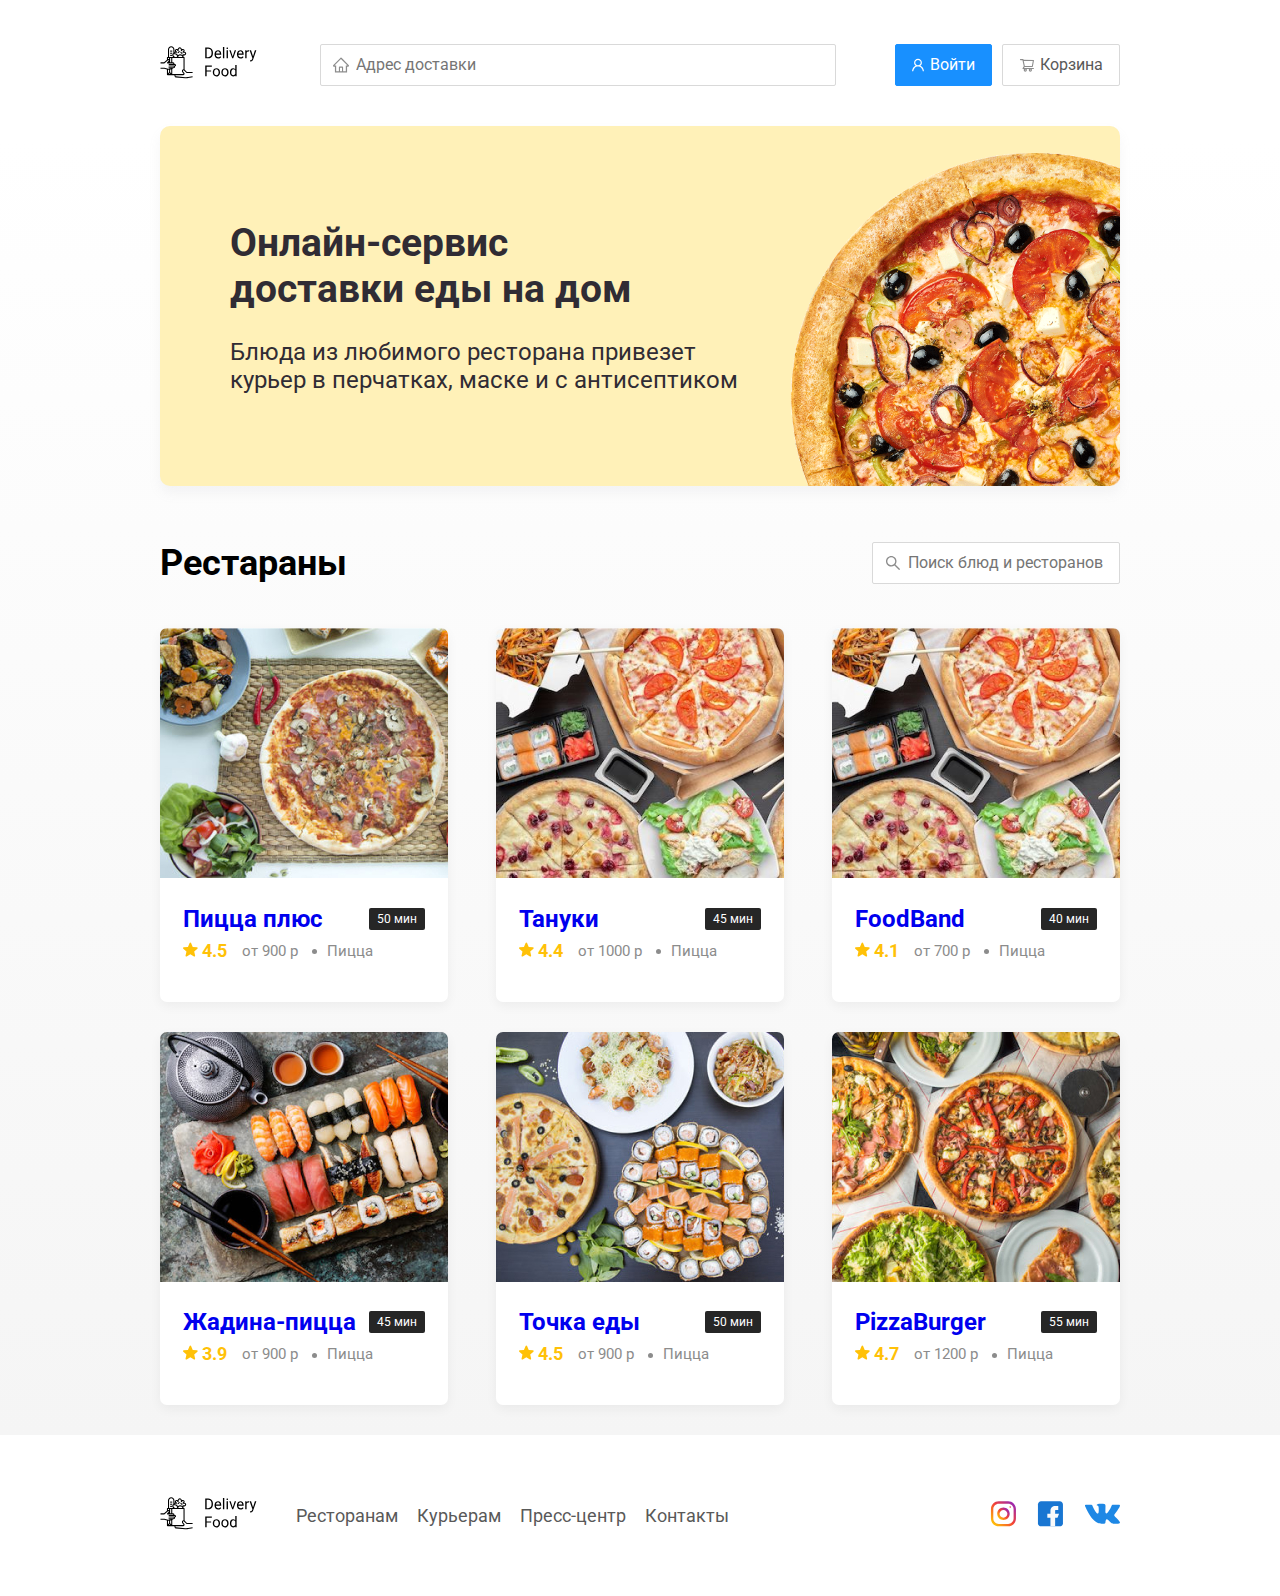
<file: index.html>
<!DOCTYPE html>
<html lang="ru">
<head>
    <meta charset="UTF-8">
    <meta name="viewport" content="width=device-width, initial-scale=1.0">
    <title>Delivety Food - доставка еды на дом</title>
    <link 
    href="https://fonts.googleapis.com/css2?family=Roboto:wght@400;700&display=swap" 
    rel="stylesheet">
    <link rel="stylesheet" href="css/normalize.css">
    <link rel="stylesheet" href="css/style.css">
</head>
<body>
    <div class="container">
        <header class="header">
            <a href="index.html" class="logo">
                <img src="img/logo.svg" alt="logo" class="logo">
            </a>
            <input type="text" class="input input-address" placeholder="Адрес доставки">
            <div class="buttons">
                <button class="button button-primary">
                    <img src="img/enter.svg" alt="user" class="button-icon">
                    <span class="button-text">Войти</span>
                </button>
                <button class="button">
                    <img src="img/buy.svg" alt="shopping-cart" class="button-icon">
                    <span class="button-text">Корзина</span>
                </button>
            </div>
        </header>
    </div>
    <!-- container -->
    <main class="main">
        <div class="container">
            <section class="promo">
                <h1 class="promo-title">Онлайн-сервис <br> доставки еды на дом</h1>
                <p class="promo-text">Блюда из любимого ресторана 
                    привезет <br> курьер в перчатках, маске и с антисептиком</p>
            </section>
            <section class="restaurants">
                <div class="section-heading">
                    <h2 class="section-title">Рестараны</h2>
                    <input type="text" class="input input-search" placeholder="Поиск блюд и ресторанов">
                </div>
                <div class="cards">
                    <a href="restaurant_1.html" class="card">
                        <img src="img/image.jpg" alt="image" class="card-image">
                        <div class="card-text">
                            <div class="card-heading">
                                <h3 class="card-title">Пицца плюс</h3>
                                <span class="card-tag tag">50 мин</span>
                            </div>
                        <div class="card-info">
                            <div class="rating">
                                <img src="img/rating.svg" alt="rating" class="rating-star">
                                4.5
                            </div>
                            <div class="price">
                                от 900 р
                            </div>
                            <div class="category">
                                Пицца
                            </div>
                        </div>
                        <!-- /.card-info -->    
                        </div>
                    </a>
                    <!-- /.card -->
                    <a href="restaurant_2.html" class="card">
                        <img src="img/tanuki.png" alt="image" class="card-image">
                        <div class="card-text">
                            <div class="card-heading">
                                <h3 class="card-title">Тануки</h3>
                                <span class="card-tag tag">45 мин</span>
                            </div>
                        <div class="card-info">
                            <div class="rating">
                                <img src="img/rating.svg" alt="rating" class="rating-star">
                                4.4
                            </div>
                            <div class="price">
                                от 1000 р
                            </div>
                            <div class="category">
                                Пицца
                            </div>
                        </div>
                        <!-- /.card-info -->    
                        </div>
                    </a>
                    <!-- /.card -->
                    <a href="restaurant_3.html" class="card">
                        <img src="img/Foodband.jpg" alt="image" class="card-image">
                        <div class="card-text">
                            <div class="card-heading">
                                <h3 class="card-title">FoodBand</h3>
                                <span class="card-tag tag">40 мин</span>
                            </div>
                        <div class="card-info">
                            <div class="rating">
                                <img src="img/rating.svg" alt="rating" class="rating-star">
                                4.1
                            </div>
                            <div class="price">
                                от 700 р
                            </div>
                            <div class="category">
                                Пицца
                            </div>
                        </div>
                        <!-- /.card-info -->    
                        </div>
                    </a>
                    <!-- /.card -->
                    <a href="restaurant_4.html" class="card">
                        <img src="img/jad-pizza.png" alt="image" class="card-image">
                        <div class="card-text">
                            <div class="card-heading">
                                <h3 class="card-title">Жадина-пицца</h3>
                                <span class="card-tag tag">45 мин</span>
                            </div>
                        <div class="card-info">
                            <div class="rating">
                                <img src="img/rating.svg" alt="rating" class="rating-star">
                                3.9
                            </div>
                            <div class="price">
                                от 900 р
                            </div>
                            <div class="category">
                                Пицца
                            </div>
                        </div>
                        <!-- /.card-info -->    
                        </div>
                    </a>
                    <!-- /.card -->
                    <a href="restaurant_5.html" class="card">
                        <img src="img/tochka.jpg" alt="image" class="card-image">
                        <div class="card-text">
                            <div class="card-heading">
                                <h3 class="card-title">Точка еды</h3>
                                <span class="card-tag tag">50 мин</span>
                            </div>
                        <div class="card-info">
                            <div class="rating">
                                <img src="img/rating.svg" alt="rating" class="rating-star">
                                4.5
                            </div>
                            <div class="price">
                                от 900 р
                            </div>
                            <div class="category">
                                Пицца
                            </div>
                        </div>
                        <!-- /.card-info -->    
                        </div>
                    </a>
                    <!-- /.card -->
                    <a href="restaurant_6.html" class="card">
                        <img src="img/pizza-burger.jpg" alt="image" class="card-image">
                        <div class="card-text">
                            <div class="card-heading">
                                <h3 class="card-title">PizzaBurger</h3>
                                <span class="card-tag tag">55 мин</span>
                            </div>
                        <div class="card-info">
                            <div class="rating">
                                <img src="img/rating.svg" alt="rating" class="rating-star">
                                4.7
                            </div>
                            <div class="price">
                                от 1200 р
                            </div>
                            <div class="category">
                                Пицца
                            </div>
                        </div>
                        <!-- /.card-info -->    
                        </div>
                    </a>
                    <!-- /.card -->
        
                </div>
                <!-- /.cards -->
            </section>
        
        </div>
    </main>
    <footer class="footer">
        <div class="container">
            <div class="footer-block">
                <a href="index.html" class="logo">
                    <img src="img/logo.svg" alt="logo" class="logo footer-logo">
                </a>
            
            <nav class="footer-nav">
                <a href="#" class="footer-link">Ресторанам</a>
                <a href="#" class="footer-link">Курьерам</a>
                <a href="#" class="footer-link">Пресс-центр</a>
                <a href="#" class="footer-link">Контакты</a>
            </nav>
            <div class="social-links">
                <a href="#" class="social-link"><img src="img/inst.svg" alt="inst"></a>
                <a href="#" class="social-link"><img src="img/fc.svg" alt="facebook"></a>
                <a href="#" class="social-link"><img src="img/vk.svg" alt="vk"></a>
            </div>
        </div>
        </div>
    </footer>
</body>
</html>
</file>
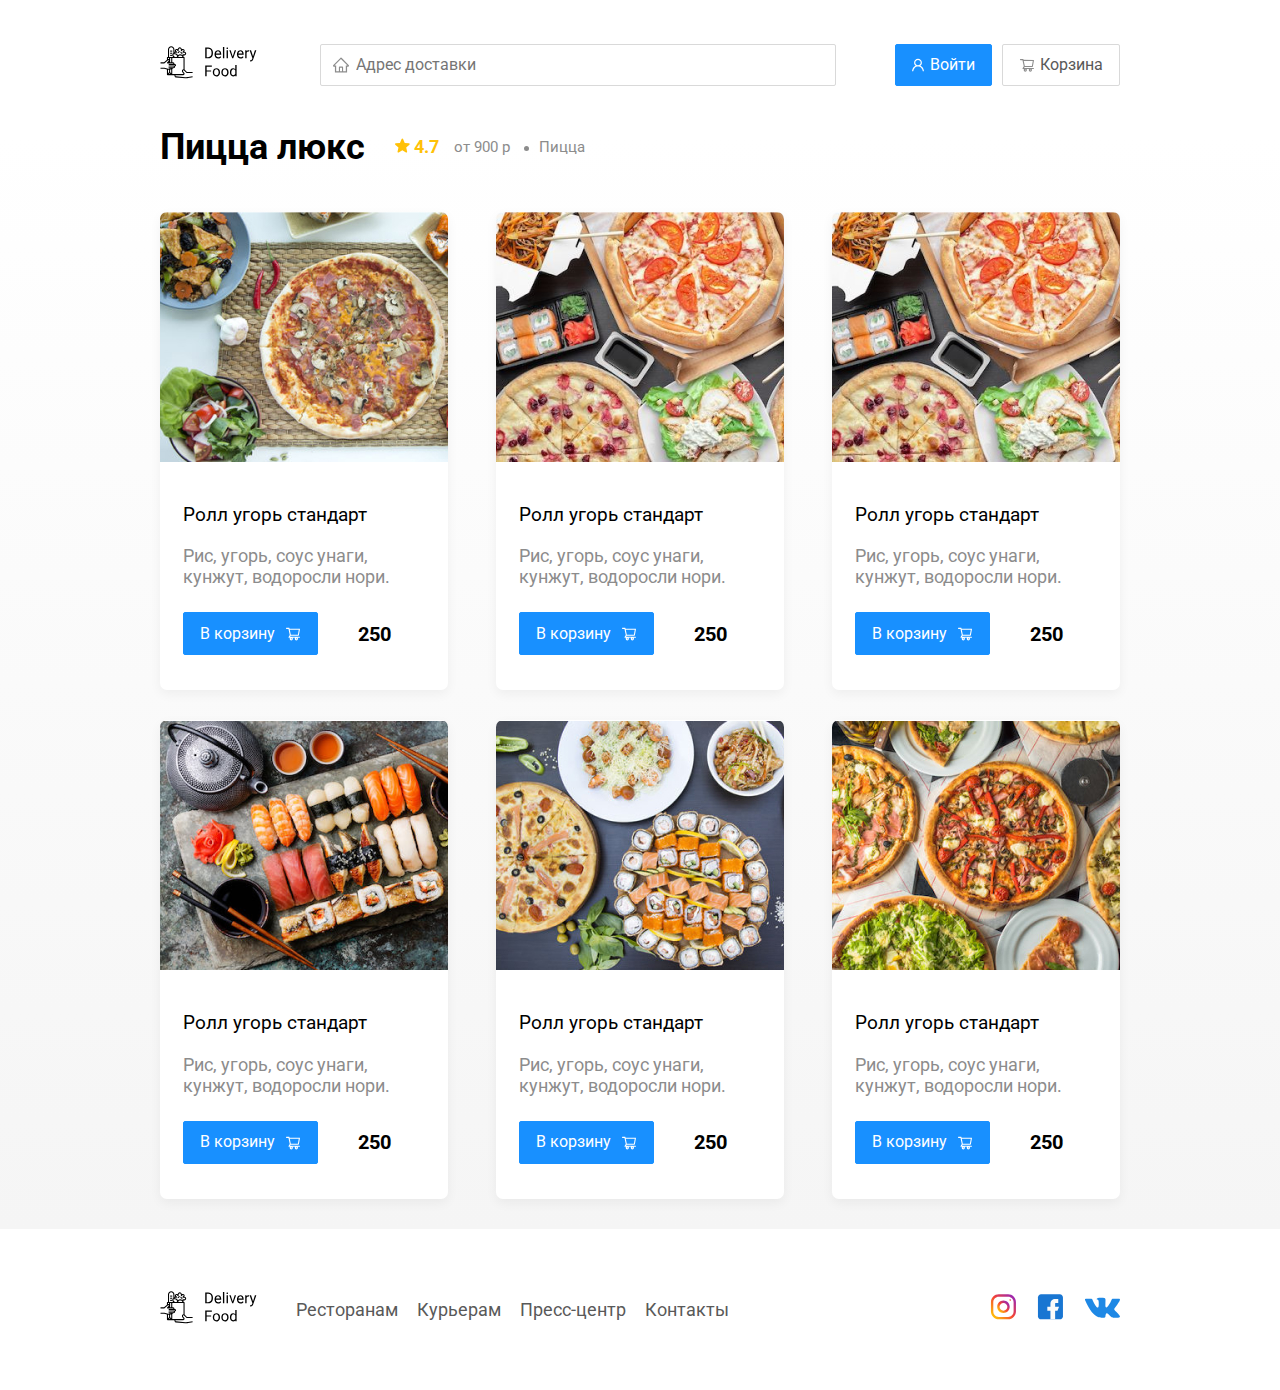
<file: restaurant_1.html>
<!DOCTYPE html>
<html lang="ru">
<head>
    <meta charset="UTF-8">
    <meta name="viewport" content="width=device-width, initial-scale=1.0">
    <title>Пицца плюс - доставка еды на дом</title>
    <link 
    href="https://fonts.googleapis.com/css2?family=Roboto:wght@400;700&display=swap" 
    rel="stylesheet">
    <link rel="stylesheet" href="css/normalize.css">
    <link rel="stylesheet" href="css/style.css">
</head>
<body>
    <div class="container">
        <header class="header">
            <a href="index.html" class="logo">
                <img src="img/logo.svg" alt="logo" class="logo">
            </a>
            <input type="text" class="input input-address" placeholder="Адрес доставки">
            <div class="buttons">
                <button class="button button-primary">
                    <img src="img/enter.svg" alt="user" class="button-icon">
                    <span class="button-text">Войти</span>
                </button>
                <button class="button" id="cart-button">
                    <img src="img/buy.svg" alt="shopping-cart" class="button-icon">
                    <span class="button-text">Корзина</span>
                </button>
            </div>
        </header>
    </div>
    <!-- container -->
    <main class="main">
        <div class="container">
            <section class="restaurants">
                <div class="section-heading">
                    <h2 class="section-title">Пицца люкс</h2>
                    <div class="card-info">
                        <div class="rating">
                            <img 
                                src="img/rating.svg" 
                                alt="rating" 
                                class="rating-star">
                            4.7
                        </div>
                        <div class="price">
                            от 900 р
                        </div>
                        <div class="category">
                            Пицца
                        </div>
                    </div>
                    <!-- /.card-info -->                   </div>
                <div class="cards">
                    <div class="card">
                        <img 
                            src="img/image.jpg" 
                            alt="image" 
                            class="card-image">
                        <div class="card-text">
                            <div class="card-heading">
                                <h3 class="card-title-reg">Ролл угорь стандарт</h3>
                            </div>
                            <div class="card-info">
                            <div class="ingredients">
                                Рис, угорь, соус унаги, кунжут, водоросли нори.
                            </div>
                        </div>
                        <!-- /.card-info -->  
                        <div class="card-buttons">
                            <button class="button button-primary">
                                <span class="button-card-text">В корзину</span>
                                <img 
                                    src="img/shopping.svg" 
                                    alt="Shopping" 
                                    class="button-card-image">
                            </button>
                            <strong class="card-price-bold">250 </strong>
                        </div>  
                        </div>
                    </div>
                    <!-- /.card -->
                    <div class="card">
                        <img 
                            src="img/tanuki.png" 
                            alt="image" 
                            class="card-image">
                            <div class="card-text">
                                <div class="card-heading">
                                    <h3 class="card-title-reg">Ролл угорь стандарт</h3>
                                </div>
                                <div class="card-info">
                                <div class="ingredients">
                                    Рис, угорь, соус унаги, кунжут, водоросли нори.
                                </div>
                            </div>
                            <!-- /.card-info -->  
                            <div class="card-buttons">
                                <button class="button button-primary">
                                    <span class="button-card-text">В корзину</span>
                                    <img 
                                        src="img/shopping.svg" 
                                        alt="Shopping" 
                                        class="button-card-image">
                                </button>
                                <strong class="card-price-bold">250 </strong>
                            </div>  
                            </div>
                        </div>
                    <!-- /.card -->
                    <div class="card">
                        <img src="img/Foodband.jpg" alt="image" class="card-image">
                        <div class="card-text">
                            <div class="card-heading">
                                <h3 class="card-title-reg">Ролл угорь стандарт</h3>
                            </div>
                            <div class="card-info">
                            <div class="ingredients">
                                Рис, угорь, соус унаги, кунжут, водоросли нори.
                            </div>
                        </div>
                        <!-- /.card-info -->  
                        <div class="card-buttons">
                            <button class="button button-primary">
                                <span class="button-card-text">В корзину</span>
                                <img 
                                    src="img/shopping.svg" 
                                    alt="Shopping" 
                                    class="button-card-image">
                            </button>
                            <strong class="card-price-bold">250 </strong>
                        </div>  
                        </div>
                    </div>
                    <!-- /.card -->
                    <div class="card">
                        <img src="img/jad-pizza.png" alt="image" class="card-image">
                        <div class="card-text">
                            <div class="card-heading">
                                <h3 class="card-title-reg">Ролл угорь стандарт</h3>
                            </div>
                            <div class="card-info">
                            <div class="ingredients">
                                Рис, угорь, соус унаги, кунжут, водоросли нори.
                            </div>
                        </div>
                        <!-- /.card-info -->  
                        <div class="card-buttons">
                            <button class="button button-primary">
                                <span class="button-card-text">В корзину</span>
                                <img 
                                    src="img/shopping.svg" 
                                    alt="Shopping" 
                                    class="button-card-image">
                            </button>
                            <strong class="card-price-bold">250 </strong>
                        </div>  
                        </div>
                    </div>
                    <!-- /.card -->
                    <div class="card">
                        <img src="img/tochka.jpg" alt="image" class="card-image">
                        <div class="card-text">
                            <div class="card-heading">
                                <h3 class="card-title-reg">Ролл угорь стандарт</h3>
                            </div>
                            <div class="card-info">
                            <div class="ingredients">
                                Рис, угорь, соус унаги, кунжут, водоросли нори.
                            </div>
                        </div>
                        <!-- /.card-info -->  
                        <div class="card-buttons">
                            <button class="button button-primary">
                                <span class="button-card-text">В корзину</span>
                                <img 
                                    src="img/shopping.svg" 
                                    alt="Shopping" 
                                    class="button-card-image">
                            </button>
                            <strong class="card-price-bold">250 </strong>
                        </div>  
                        </div>
                    </div>
                    <!-- /.card -->
                    <div class="card">
                        <img src="img/pizza-burger.jpg" alt="image" class="card-image">
                        <div class="card-text">
                            <div class="card-heading">
                                <h3 class="card-title-reg">Ролл угорь стандарт</h3>
                            </div>
                            <div class="card-info">
                            <div class="ingredients">
                                Рис, угорь, соус унаги, кунжут, водоросли нори.
                            </div>
                        </div>
                        <!-- /.card-info -->  
                        <div class="card-buttons">
                            <button class="button button-primary">
                                <span class="button-card-text">В корзину</span>
                                <img 
                                    src="img/shopping.svg" 
                                    alt="Shopping" 
                                    class="button-card-image">
                            </button>
                            <strong class="card-price-bold">250 </strong>
                        </div>  
                        </div>
                    </div>
                    <!-- /.card -->
        
                </div>
                <!-- /.cards -->
            </section>
        
        </div>
    </main>
    <footer class="footer">
        <div class="container">
            <div class="footer-block">
                <a href="index.html" class="logo">
                    <img src="img/logo.svg" alt="logo" class="logo footer-logo">
                </a>
            
            <nav class="footer-nav">
                <a href="#" class="footer-link">Ресторанам</a>
                <a href="#" class="footer-link">Курьерам</a>
                <a href="#" class="footer-link">Пресс-центр</a>
                <a href="#" class="footer-link">Контакты</a>
            </nav>
            <div class="social-links">
                <a href="#" class="social-link"><img src="img/inst.svg" alt="inst"></a>
                <a href="#" class="social-link"><img src="img/fc.svg" alt="facebook"></a>
                <a href="#" class="social-link"><img src="img/vk.svg" alt="vk"></a>
            </div>
        </div>
        </div>
    </footer>
    <div class="modal"> 
        <div class="modal-dialog">
            <div class="modal-header">
                <h3 class="modal-title">Корзина</h3>
                <button class="close">&times;</button>
            </div>
            <!-- /.modal-header -->
            <div class="modal-body">
                <div class="food-row">
                    <span class="food-name">Ролл угорь стандарт</span>
                    <strong class="food-price">250p</strong>
                    <div class="food-counter">
                        <button class="counter-button">-</button>
                        <span class="counter">1</span>
                        <button class="counter-button">+</button>
                    </div>
                </div>
                <div class="food-row">
                    <span class="food-name">Ролл угорь стандарт</span>
                    <strong class="food-price">250p</strong>
                    <div class="food-counter">
                        <button class="counter-button">-</button>
                        <span class="counter">1</span>
                        <button class="counter-button">+</button>
                    </div>
                </div>
                <div class="food-row">
                    <span class="food-name">Ролл угорь стандарт</span>
                    <strong class="food-price">250p</strong>
                    <div class="food-counter">
                        <button class="counter-button">-</button>
                        <span class="counter">1</span>
                        <button class="counter-button">+</button>
                    </div>
                </div>
                <div class="food-row">
                    <span class="food-name">Ролл угорь стандарт</span>
                    <strong class="food-price">250p</strong>
                    <div class="food-counter">
                        <button class="counter-button">-</button>
                        <span class="counter">1</span>
                        <button class="counter-button">+</button>
                    </div>
                </div>
            </div>
            <!-- /.modal-body -->
            <div class="modal-footer">
                <span class="modal-pricetag">1250p</span>
                <div class="footer-buttons">
                    <button class="button button-primary">
                        Оформить заказ
                    </button>
                    <button class="button">
                        Отмена
                    </button>
                </div>
            </div>
            <!-- /.modal-footer -->
        </div>
        <!-- /.modal-dialog -->
    </div>
<script src="js/main.js"></script>
</body>
</html>
</file>
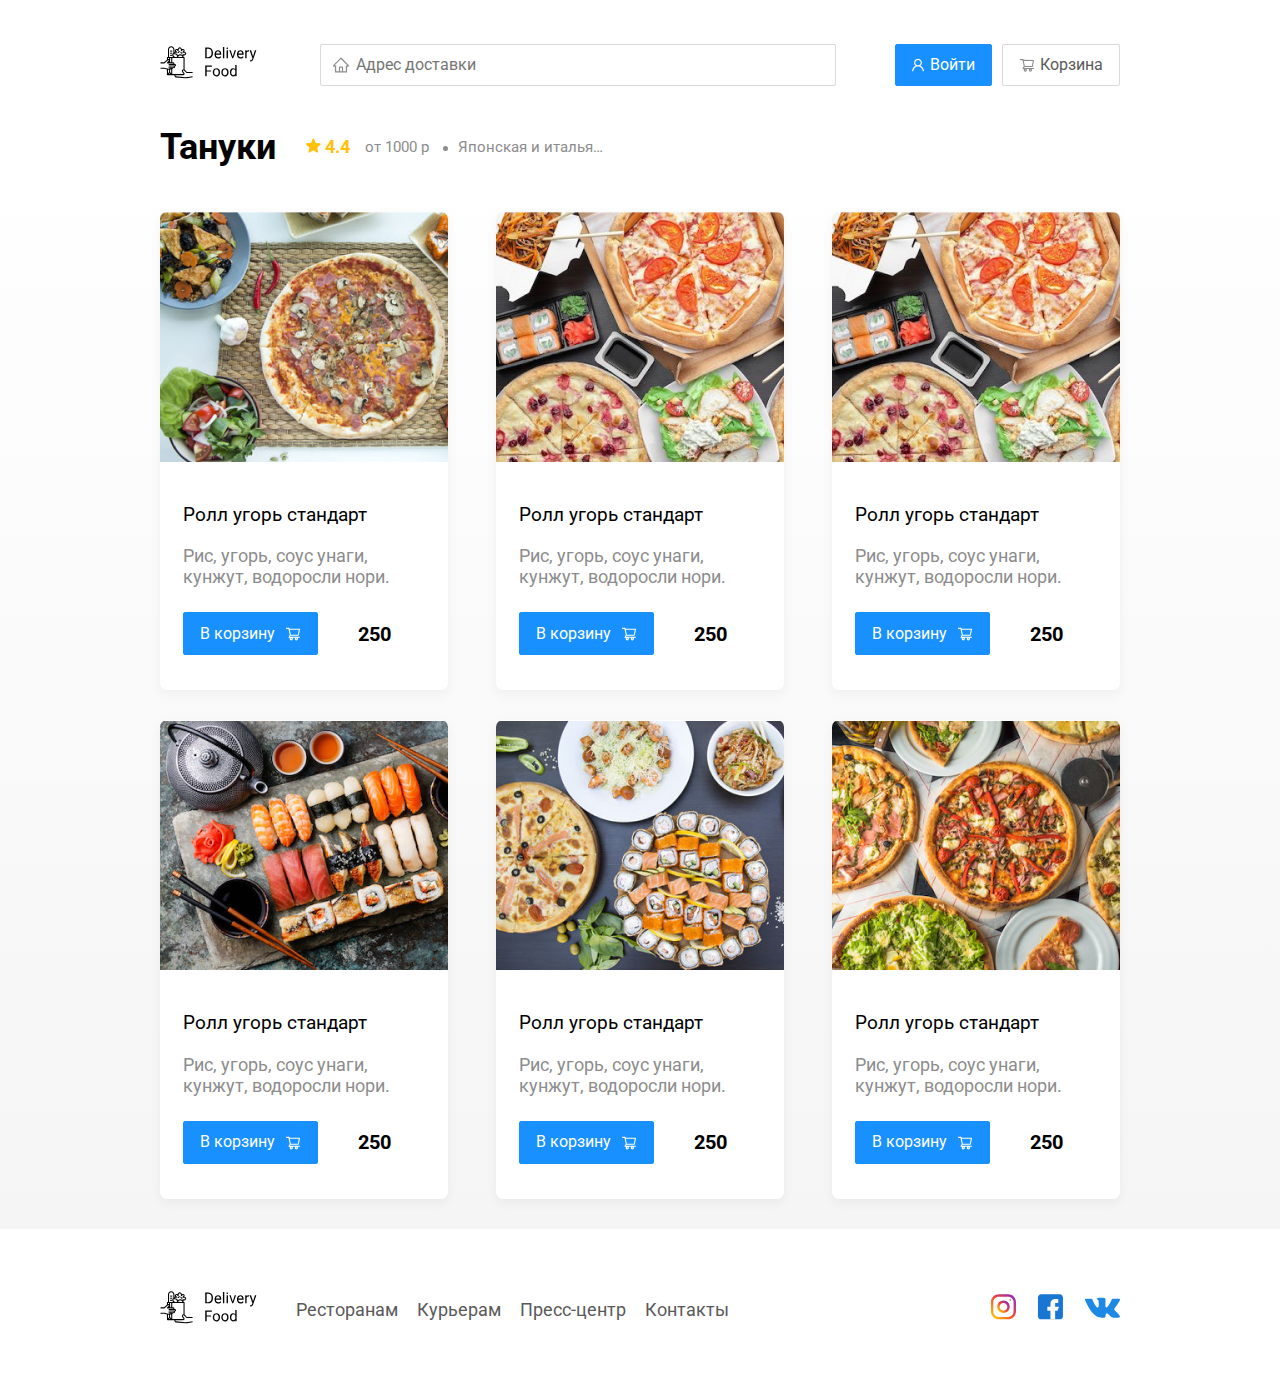
<file: restaurant_2.html>
<!DOCTYPE html>
<html lang="ru">
<head>
    <meta charset="UTF-8">
    <meta name="viewport" content="width=device-width, initial-scale=1.0">
    <title>Тануки - доставка еды на дом</title>
    <link 
    href="https://fonts.googleapis.com/css2?family=Roboto:wght@400;700&display=swap" 
    rel="stylesheet">
    <link rel="stylesheet" href="css/normalize.css">
    <link rel="stylesheet" href="css/style.css">
</head>
<body>
    <div class="container">
        <header class="header">
            <a href="http://ndex.html" class="logo">
                <img src="img/logo.svg" alt="logo" class="logo">
            </a>
            <input type="text" class="input input-address" placeholder="Адрес доставки">
            <div class="buttons">
                <button class="button button-primary">
                    <img src="img/enter.svg" alt="user" class="button-icon">
                    <span class="button-text">Войти</span>
                </button>
                <button class="button">
                    <img src="img/buy.svg" alt="shopping-cart" class="button-icon">
                    <span class="button-text">Корзина</span>
                </button>
            </div>
        </header>
    </div>
    <!-- container -->
    <main class="main">
        <div class="container">
            <section class="restaurants">
                <div class="section-heading">
                    <h2 class="section-title">Тануки</h2>
                    <div class="card-info">
                        <div class="rating">
                            <img 
                                src="img/rating.svg" 
                                alt="rating" 
                                class="rating-star">
                            4.4
                        </div>
                        <div class="price">
                            от 1000 р
                        </div>
                        <div class="category">
                            Японская и итальянская кухня
                        </div>
                    </div>
                    <!-- /.card-info -->                   </div>
                <div class="cards">
                    <div class="card">
                        <img 
                            src="img/image.jpg" 
                            alt="image" 
                            class="card-image">
                        <div class="card-text">
                            <div class="card-heading">
                                <h3 class="card-title-reg">Ролл угорь стандарт</h3>
                            </div>
                            <div class="card-info">
                            <div class="ingredients">
                                Рис, угорь, соус унаги, кунжут, водоросли нори.
                            </div>
                        </div>
                        <!-- /.card-info -->  
                        <div class="card-buttons">
                            <button class="button button-primary">
                                <span class="button-card-text">В корзину</span>
                                <img 
                                    src="img/shopping.svg" 
                                    alt="Shopping" 
                                    class="button-card-image">
                            </button>
                            <strong class="card-price-bold">250 </strong>
                        </div>  
                        </div>
                    </div>
                    <!-- /.card -->
                    <div class="card">
                        <img 
                            src="img/tanuki.png" 
                            alt="image" 
                            class="card-image">
                            <div class="card-text">
                                <div class="card-heading">
                                    <h3 class="card-title-reg">Ролл угорь стандарт</h3>
                                </div>
                                <div class="card-info">
                                <div class="ingredients">
                                    Рис, угорь, соус унаги, кунжут, водоросли нори.
                                </div>
                            </div>
                            <!-- /.card-info -->  
                            <div class="card-buttons">
                                <button class="button button-primary">
                                    <span class="button-card-text">В корзину</span>
                                    <img 
                                        src="img/shopping.svg" 
                                        alt="Shopping" 
                                        class="button-card-image">
                                </button>
                                <strong class="card-price-bold">250 </strong>
                            </div>  
                            </div>
                        </div>
                    <!-- /.card -->
                    <div class="card">
                        <img src="img/Foodband.jpg" alt="image" class="card-image">
                        <div class="card-text">
                            <div class="card-heading">
                                <h3 class="card-title-reg">Ролл угорь стандарт</h3>
                            </div>
                            <div class="card-info">
                            <div class="ingredients">
                                Рис, угорь, соус унаги, кунжут, водоросли нори.
                            </div>
                        </div>
                        <!-- /.card-info -->  
                        <div class="card-buttons">
                            <button class="button button-primary">
                                <span class="button-card-text">В корзину</span>
                                <img 
                                    src="img/shopping.svg" 
                                    alt="Shopping" 
                                    class="button-card-image">
                            </button>
                            <strong class="card-price-bold">250 </strong>
                        </div>  
                        </div>
                    </div>
                    <!-- /.card -->
                    <div class="card">
                        <img src="img/jad-pizza.png" alt="image" class="card-image">
                        <div class="card-text">
                            <div class="card-heading">
                                <h3 class="card-title-reg">Ролл угорь стандарт</h3>
                            </div>
                            <div class="card-info">
                            <div class="ingredients">
                                Рис, угорь, соус унаги, кунжут, водоросли нори.
                            </div>
                        </div>
                        <!-- /.card-info -->  
                        <div class="card-buttons">
                            <button class="button button-primary">
                                <span class="button-card-text">В корзину</span>
                                <img 
                                    src="img/shopping.svg" 
                                    alt="Shopping" 
                                    class="button-card-image">
                            </button>
                            <strong class="card-price-bold">250 </strong>
                        </div>  
                        </div>
                    </div>
                    <!-- /.card -->
                    <div class="card">
                        <img src="img/tochka.jpg" alt="image" class="card-image">
                        <div class="card-text">
                            <div class="card-heading">
                                <h3 class="card-title-reg">Ролл угорь стандарт</h3>
                            </div>
                            <div class="card-info">
                            <div class="ingredients">
                                Рис, угорь, соус унаги, кунжут, водоросли нори.
                            </div>
                        </div>
                        <!-- /.card-info -->  
                        <div class="card-buttons">
                            <button class="button button-primary">
                                <span class="button-card-text">В корзину</span>
                                <img 
                                    src="img/shopping.svg" 
                                    alt="Shopping" 
                                    class="button-card-image">
                            </button>
                            <strong class="card-price-bold">250 </strong>
                        </div>  
                        </div>
                    </div>
                    <!-- /.card -->
                    <div class="card">
                        <img src="img/pizza-burger.jpg" alt="image" class="card-image">
                        <div class="card-text">
                            <div class="card-heading">
                                <h3 class="card-title-reg">Ролл угорь стандарт</h3>
                            </div>
                            <div class="card-info">
                            <div class="ingredients">
                                Рис, угорь, соус унаги, кунжут, водоросли нори.
                            </div>
                        </div>
                        <!-- /.card-info -->  
                        <div class="card-buttons">
                            <button class="button button-primary">
                                <span class="button-card-text">В корзину</span>
                                <img 
                                    src="img/shopping.svg" 
                                    alt="Shopping" 
                                    class="button-card-image">
                            </button>
                            <strong class="card-price-bold">250 </strong>
                        </div>  
                        </div>
                    </div>
                    <!-- /.card -->
        
                </div>
                <!-- /.cards -->
            </section>
        
        </div>
    </main>
    <footer class="footer">
        <div class="container">
            <div class="footer-block">
                <a href="http://index.html" class="logo">
                    <img src="img/logo.svg" alt="logo" class="logo footer-logo">
                </a>
            
            <nav class="footer-nav">
                <a href="#" class="footer-link">Ресторанам</a>
                <a href="#" class="footer-link">Курьерам</a>
                <a href="#" class="footer-link">Пресс-центр</a>
                <a href="#" class="footer-link">Контакты</a>
            </nav>
            <div class="social-links">
                <a href="#" class="social-link"><img src="img/inst.svg" alt="inst"></a>
                <a href="#" class="social-link"><img src="img/fc.svg" alt="facebook"></a>
                <a href="#" class="social-link"><img src="img/vk.svg" alt="vk"></a>
            </div>
        </div>
        </div>
    </footer>
</body>
</html>
</file>
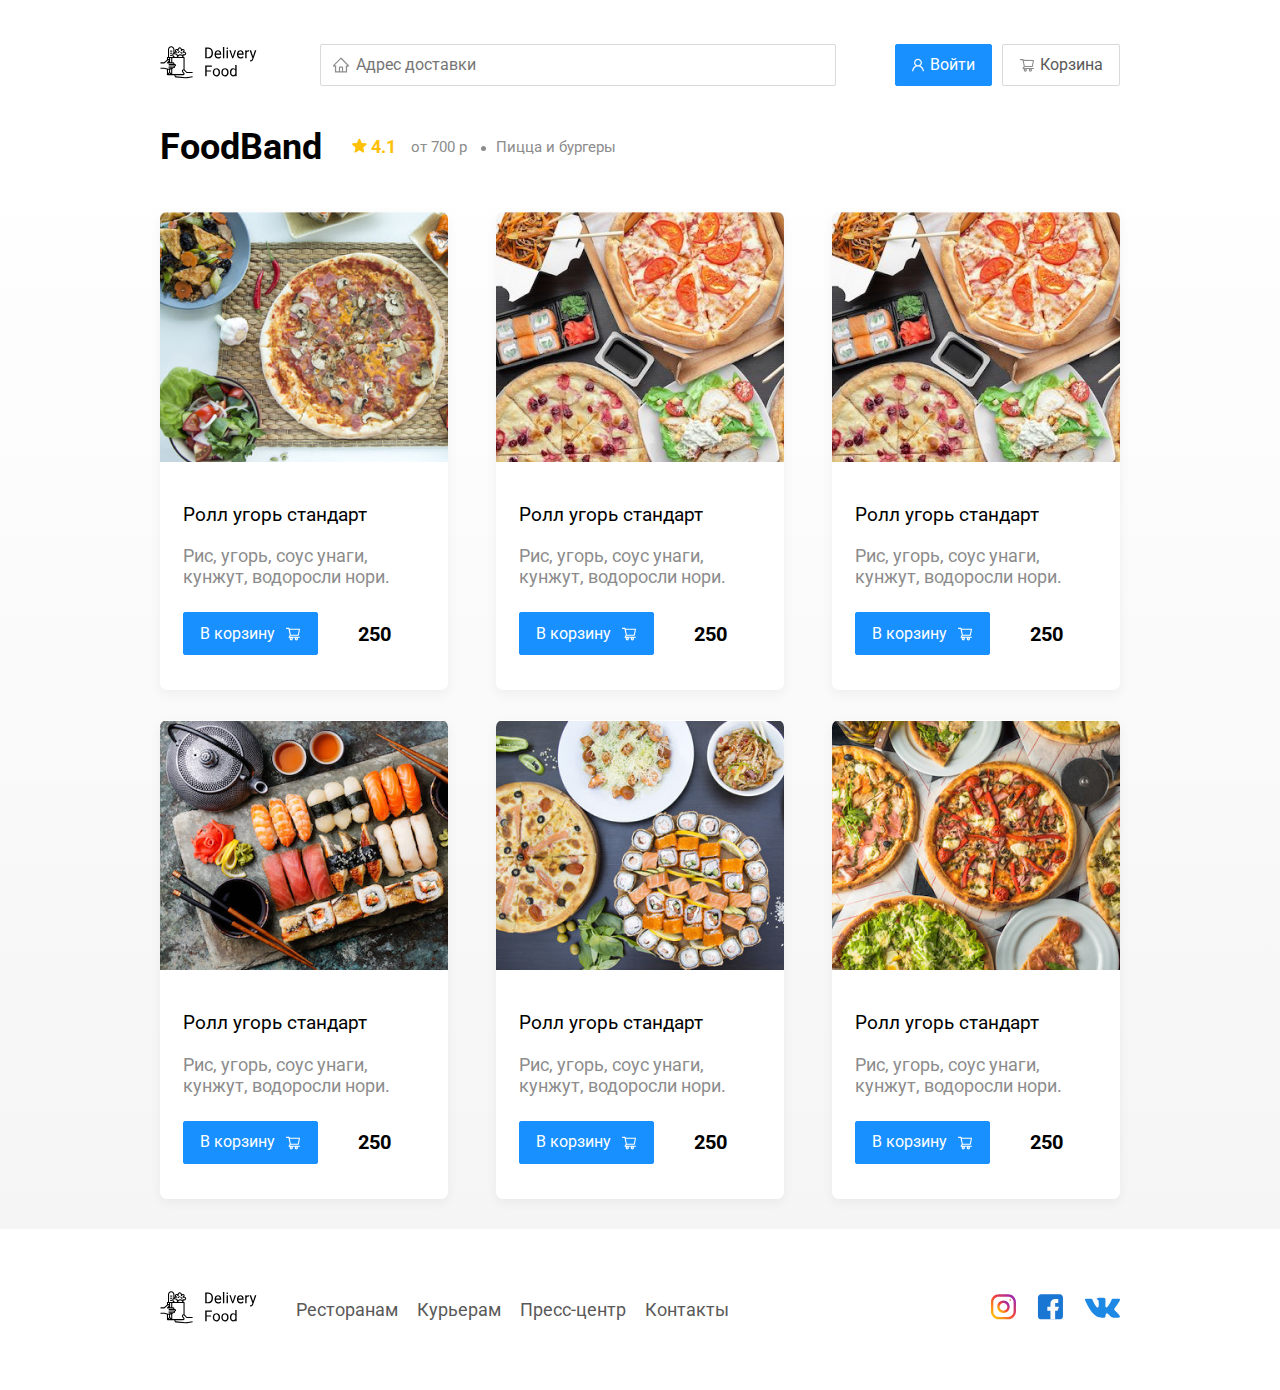
<file: restaurant_3.html>
<!DOCTYPE html>
<html lang="ru">
<head>
    <meta charset="UTF-8">
    <meta name="viewport" content="width=device-width, initial-scale=1.0">
    <title>FoodBand - доставка еды на дом</title>
    <link 
    href="https://fonts.googleapis.com/css2?family=Roboto:wght@400;700&display=swap" 
    rel="stylesheet">
    <link rel="stylesheet" href="css/normalize.css">
    <link rel="stylesheet" href="css/style.css">
</head>
<body>
    <div class="container">
        <header class="header">
            <a href="http://index.html" class="logo">
                <img src="img/logo.svg" alt="logo" class="logo">
            </a>
            <input type="text" class="input input-address" placeholder="Адрес доставки">
            <div class="buttons">
                <button class="button button-primary">
                    <img src="img/enter.svg" alt="user" class="button-icon">
                    <span class="button-text">Войти</span>
                </button>
                <button class="button">
                    <img src="img/buy.svg" alt="shopping-cart" class="button-icon">
                    <span class="button-text">Корзина</span>
                </button>
            </div>
        </header>
    </div>
    <!-- container -->
    <main class="main">
        <div class="container">
            <section class="restaurants">
                <div class="section-heading">
                    <h2 class="section-title">FoodBand</h2>
                    <div class="card-info">
                        <div class="rating">
                            <img 
                                src="img/rating.svg" 
                                alt="rating" 
                                class="rating-star">
                            4.1
                        </div>
                        <div class="price">
                            от 700 р
                        </div>
                        <div class="category">
                            Пицца и бургеры
                        </div>
                    </div>
                    <!-- /.card-info -->                   </div>
                <div class="cards">
                    <div class="card">
                        <img 
                            src="img/image.jpg" 
                            alt="image" 
                            class="card-image">
                        <div class="card-text">
                            <div class="card-heading">
                                <h3 class="card-title-reg">Ролл угорь стандарт</h3>
                            </div>
                            <div class="card-info">
                            <div class="ingredients">
                                Рис, угорь, соус унаги, кунжут, водоросли нори.
                            </div>
                        </div>
                        <!-- /.card-info -->  
                        <div class="card-buttons">
                            <button class="button button-primary">
                                <span class="button-card-text">В корзину</span>
                                <img 
                                    src="img/shopping.svg" 
                                    alt="Shopping" 
                                    class="button-card-image">
                            </button>
                            <strong class="card-price-bold">250 </strong>
                        </div>  
                        </div>
                    </div>
                    <!-- /.card -->
                    <div class="card">
                        <img 
                            src="img/tanuki.png" 
                            alt="image" 
                            class="card-image">
                            <div class="card-text">
                                <div class="card-heading">
                                    <h3 class="card-title-reg">Ролл угорь стандарт</h3>
                                </div>
                                <div class="card-info">
                                <div class="ingredients">
                                    Рис, угорь, соус унаги, кунжут, водоросли нори.
                                </div>
                            </div>
                            <!-- /.card-info -->  
                            <div class="card-buttons">
                                <button class="button button-primary">
                                    <span class="button-card-text">В корзину</span>
                                    <img 
                                        src="img/shopping.svg" 
                                        alt="Shopping" 
                                        class="button-card-image">
                                </button>
                                <strong class="card-price-bold">250 </strong>
                            </div>  
                            </div>
                        </div>
                    <!-- /.card -->
                    <div class="card">
                        <img src="img/Foodband.jpg" alt="image" class="card-image">
                        <div class="card-text">
                            <div class="card-heading">
                                <h3 class="card-title-reg">Ролл угорь стандарт</h3>
                            </div>
                            <div class="card-info">
                            <div class="ingredients">
                                Рис, угорь, соус унаги, кунжут, водоросли нори.
                            </div>
                        </div>
                        <!-- /.card-info -->  
                        <div class="card-buttons">
                            <button class="button button-primary">
                                <span class="button-card-text">В корзину</span>
                                <img 
                                    src="img/shopping.svg" 
                                    alt="Shopping" 
                                    class="button-card-image">
                            </button>
                            <strong class="card-price-bold">250 </strong>
                        </div>  
                        </div>
                    </div>
                    <!-- /.card -->
                    <div class="card">
                        <img src="img/jad-pizza.png" alt="image" class="card-image">
                        <div class="card-text">
                            <div class="card-heading">
                                <h3 class="card-title-reg">Ролл угорь стандарт</h3>
                            </div>
                            <div class="card-info">
                            <div class="ingredients">
                                Рис, угорь, соус унаги, кунжут, водоросли нори.
                            </div>
                        </div>
                        <!-- /.card-info -->  
                        <div class="card-buttons">
                            <button class="button button-primary">
                                <span class="button-card-text">В корзину</span>
                                <img 
                                    src="img/shopping.svg" 
                                    alt="Shopping" 
                                    class="button-card-image">
                            </button>
                            <strong class="card-price-bold">250 </strong>
                        </div>  
                        </div>
                    </div>
                    <!-- /.card -->
                    <div class="card">
                        <img src="img/tochka.jpg" alt="image" class="card-image">
                        <div class="card-text">
                            <div class="card-heading">
                                <h3 class="card-title-reg">Ролл угорь стандарт</h3>
                            </div>
                            <div class="card-info">
                            <div class="ingredients">
                                Рис, угорь, соус унаги, кунжут, водоросли нори.
                            </div>
                        </div>
                        <!-- /.card-info -->  
                        <div class="card-buttons">
                            <button class="button button-primary">
                                <span class="button-card-text">В корзину</span>
                                <img 
                                    src="img/shopping.svg" 
                                    alt="Shopping" 
                                    class="button-card-image">
                            </button>
                            <strong class="card-price-bold">250 </strong>
                        </div>  
                        </div>
                    </div>
                    <!-- /.card -->
                    <div class="card">
                        <img src="img/pizza-burger.jpg" alt="image" class="card-image">
                        <div class="card-text">
                            <div class="card-heading">
                                <h3 class="card-title-reg">Ролл угорь стандарт</h3>
                            </div>
                            <div class="card-info">
                            <div class="ingredients">
                                Рис, угорь, соус унаги, кунжут, водоросли нори.
                            </div>
                        </div>
                        <!-- /.card-info -->  
                        <div class="card-buttons">
                            <button class="button button-primary">
                                <span class="button-card-text">В корзину</span>
                                <img 
                                    src="img/shopping.svg" 
                                    alt="Shopping" 
                                    class="button-card-image">
                            </button>
                            <strong class="card-price-bold">250 </strong>
                        </div>  
                        </div>
                    </div>
                    <!-- /.card -->
        
                </div>
                <!-- /.cards -->
            </section>
        
        </div>
    </main>
    <footer class="footer">
        <div class="container">
            <div class="footer-block">
                <a href="http://index.html" class="logo">
                    <img src="img/logo.svg" alt="logo" class="logo footer-logo">
                </a>
            
            <nav class="footer-nav">
                <a href="#" class="footer-link">Ресторанам</a>
                <a href="#" class="footer-link">Курьерам</a>
                <a href="#" class="footer-link">Пресс-центр</a>
                <a href="#" class="footer-link">Контакты</a>
            </nav>
            <div class="social-links">
                <a href="#" class="social-link"><img src="img/inst.svg" alt="inst"></a>
                <a href="#" class="social-link"><img src="img/fc.svg" alt="facebook"></a>
                <a href="#" class="social-link"><img src="img/vk.svg" alt="vk"></a>
            </div>
        </div>
        </div>
    </footer>
</body>
</html>
</file>
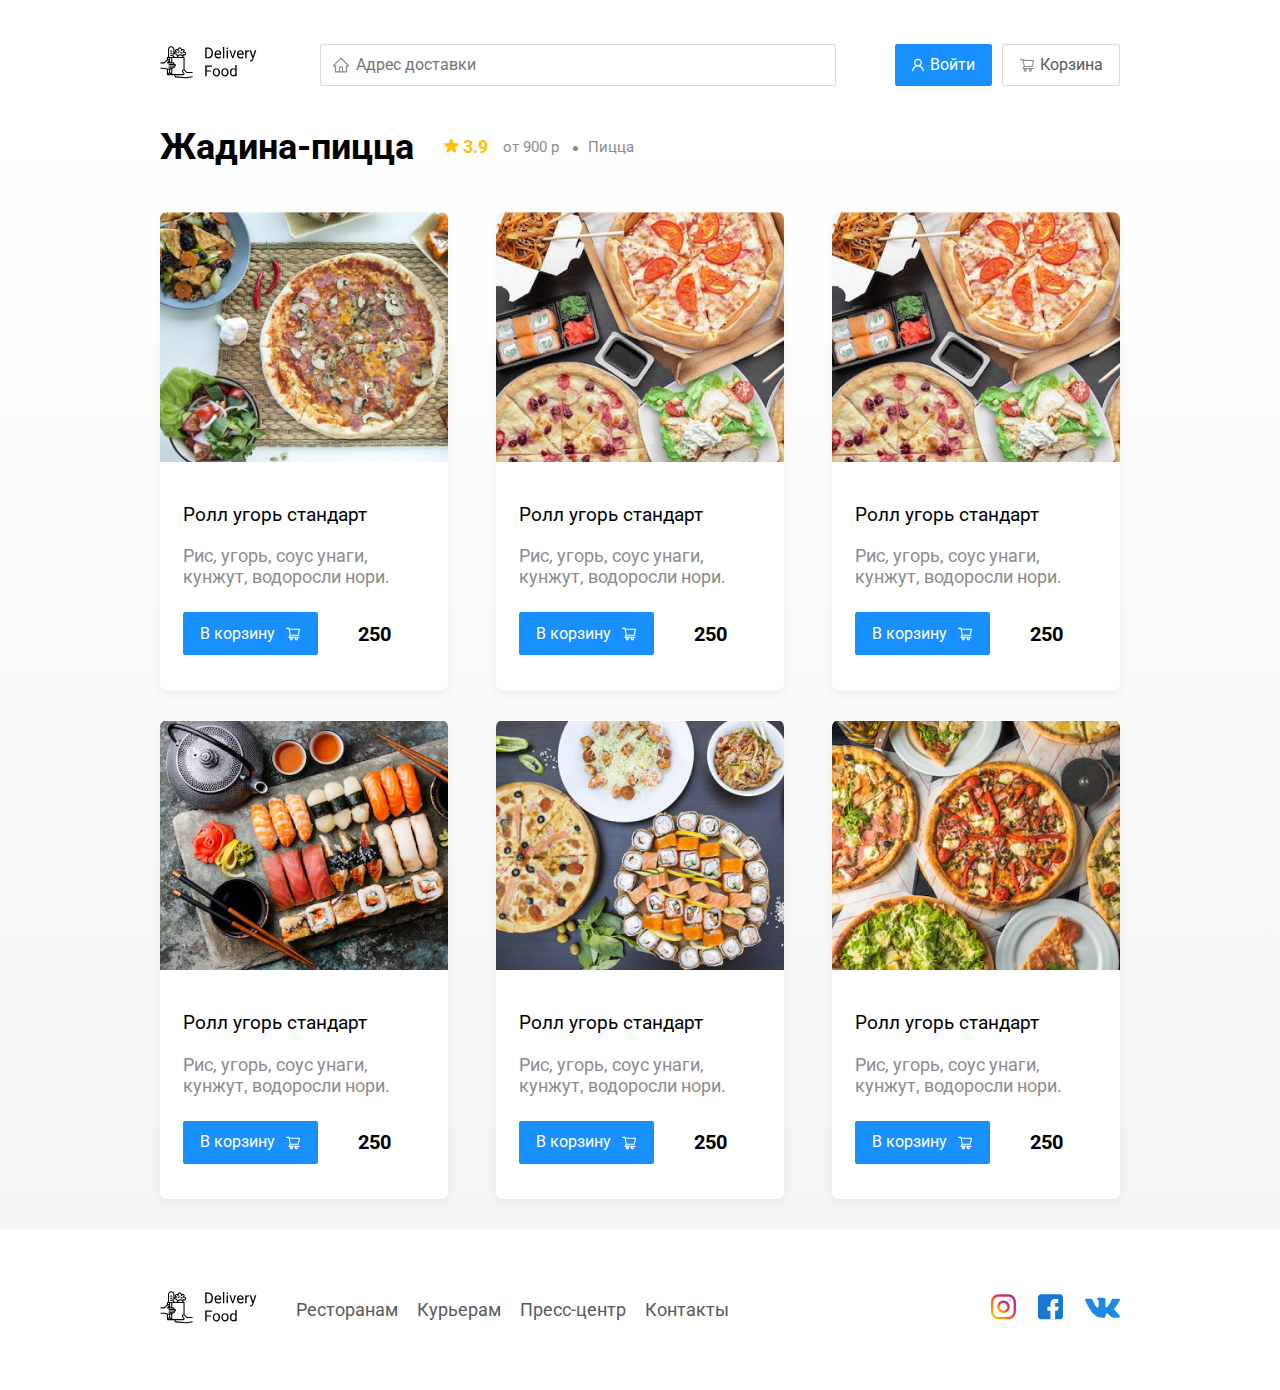
<file: restaurant_4.html>
<!DOCTYPE html>
<html lang="ru">
<head>
    <meta charset="UTF-8">
    <meta name="viewport" content="width=device-width, initial-scale=1.0">
    <title>Жадина-пицца - доставка еды на дом</title>
    <link 
    href="https://fonts.googleapis.com/css2?family=Roboto:wght@400;700&display=swap" 
    rel="stylesheet">
    <link rel="stylesheet" href="css/normalize.css">
    <link rel="stylesheet" href="css/style.css">
</head>
<body>
    <div class="container">
        <header class="header">
            <a href="http://index.html" class="logo">
                <img src="img/logo.svg" alt="logo" class="logo">
            </a>
            <input type="text" class="input input-address" placeholder="Адрес доставки">
            <div class="buttons">
                <button class="button button-primary">
                    <img src="img/enter.svg" alt="user" class="button-icon">
                    <span class="button-text">Войти</span>
                </button>
                <button class="button">
                    <img src="img/buy.svg" alt="shopping-cart" class="button-icon">
                    <span class="button-text">Корзина</span>
                </button>
            </div>
        </header>
    </div>
    <!-- container -->
    <main class="main">
        <div class="container">
            <section class="restaurants">
                <div class="section-heading">
                    <h2 class="section-title">Жадина-пицца</h2>
                    <div class="card-info">
                        <div class="rating">
                            <img 
                                src="img/rating.svg" 
                                alt="rating" 
                                class="rating-star">
                            3.9
                        </div>
                        <div class="price">
                            от 900 р
                        </div>
                        <div class="category">
                            Пицца
                        </div>
                    </div>
                    <!-- /.card-info -->                   </div>
                <div class="cards">
                    <div class="card">
                        <img 
                            src="img/image.jpg" 
                            alt="image" 
                            class="card-image">
                        <div class="card-text">
                            <div class="card-heading">
                                <h3 class="card-title-reg">Ролл угорь стандарт</h3>
                            </div>
                            <div class="card-info">
                            <div class="ingredients">
                                Рис, угорь, соус унаги, кунжут, водоросли нори.
                            </div>
                        </div>
                        <!-- /.card-info -->  
                        <div class="card-buttons">
                            <button class="button button-primary">
                                <span class="button-card-text">В корзину</span>
                                <img 
                                    src="img/shopping.svg" 
                                    alt="Shopping" 
                                    class="button-card-image">
                            </button>
                            <strong class="card-price-bold">250 </strong>
                        </div>  
                        </div>
                    </div>
                    <!-- /.card -->
                    <div class="card">
                        <img 
                            src="img/tanuki.png" 
                            alt="image" 
                            class="card-image">
                            <div class="card-text">
                                <div class="card-heading">
                                    <h3 class="card-title-reg">Ролл угорь стандарт</h3>
                                </div>
                                <div class="card-info">
                                <div class="ingredients">
                                    Рис, угорь, соус унаги, кунжут, водоросли нори.
                                </div>
                            </div>
                            <!-- /.card-info -->  
                            <div class="card-buttons">
                                <button class="button button-primary">
                                    <span class="button-card-text">В корзину</span>
                                    <img 
                                        src="img/shopping.svg" 
                                        alt="Shopping" 
                                        class="button-card-image">
                                </button>
                                <strong class="card-price-bold">250 </strong>
                            </div>  
                            </div>
                        </div>
                    <!-- /.card -->
                    <div class="card">
                        <img src="img/Foodband.jpg" alt="image" class="card-image">
                        <div class="card-text">
                            <div class="card-heading">
                                <h3 class="card-title-reg">Ролл угорь стандарт</h3>
                            </div>
                            <div class="card-info">
                            <div class="ingredients">
                                Рис, угорь, соус унаги, кунжут, водоросли нори.
                            </div>
                        </div>
                        <!-- /.card-info -->  
                        <div class="card-buttons">
                            <button class="button button-primary">
                                <span class="button-card-text">В корзину</span>
                                <img 
                                    src="img/shopping.svg" 
                                    alt="Shopping" 
                                    class="button-card-image">
                            </button>
                            <strong class="card-price-bold">250 </strong>
                        </div>  
                        </div>
                    </div>
                    <!-- /.card -->
                    <div class="card">
                        <img src="img/jad-pizza.png" alt="image" class="card-image">
                        <div class="card-text">
                            <div class="card-heading">
                                <h3 class="card-title-reg">Ролл угорь стандарт</h3>
                            </div>
                            <div class="card-info">
                            <div class="ingredients">
                                Рис, угорь, соус унаги, кунжут, водоросли нори.
                            </div>
                        </div>
                        <!-- /.card-info -->  
                        <div class="card-buttons">
                            <button class="button button-primary">
                                <span class="button-card-text">В корзину</span>
                                <img 
                                    src="img/shopping.svg" 
                                    alt="Shopping" 
                                    class="button-card-image">
                            </button>
                            <strong class="card-price-bold">250 </strong>
                        </div>  
                        </div>
                    </div>
                    <!-- /.card -->
                    <div class="card">
                        <img src="img/tochka.jpg" alt="image" class="card-image">
                        <div class="card-text">
                            <div class="card-heading">
                                <h3 class="card-title-reg">Ролл угорь стандарт</h3>
                            </div>
                            <div class="card-info">
                            <div class="ingredients">
                                Рис, угорь, соус унаги, кунжут, водоросли нори.
                            </div>
                        </div>
                        <!-- /.card-info -->  
                        <div class="card-buttons">
                            <button class="button button-primary">
                                <span class="button-card-text">В корзину</span>
                                <img 
                                    src="img/shopping.svg" 
                                    alt="Shopping" 
                                    class="button-card-image">
                            </button>
                            <strong class="card-price-bold">250 </strong>
                        </div>  
                        </div>
                    </div>
                    <!-- /.card -->
                    <div class="card">
                        <img src="img/pizza-burger.jpg" alt="image" class="card-image">
                        <div class="card-text">
                            <div class="card-heading">
                                <h3 class="card-title-reg">Ролл угорь стандарт</h3>
                            </div>
                            <div class="card-info">
                            <div class="ingredients">
                                Рис, угорь, соус унаги, кунжут, водоросли нори.
                            </div>
                        </div>
                        <!-- /.card-info -->  
                        <div class="card-buttons">
                            <button class="button button-primary">
                                <span class="button-card-text">В корзину</span>
                                <img 
                                    src="img/shopping.svg" 
                                    alt="Shopping" 
                                    class="button-card-image">
                            </button>
                            <strong class="card-price-bold">250 </strong>
                        </div>  
                        </div>
                    </div>
                    <!-- /.card -->
        
                </div>
                <!-- /.cards -->
            </section>
        
        </div>
    </main>
    <footer class="footer">
        <div class="container">
            <div class="footer-block">
                <a href="http://index.html" class="logo">
                    <img src="img/logo.svg" alt="logo" class="logo footer-logo">
                </a>
            
            <nav class="footer-nav">
                <a href="#" class="footer-link">Ресторанам</a>
                <a href="#" class="footer-link">Курьерам</a>
                <a href="#" class="footer-link">Пресс-центр</a>
                <a href="#" class="footer-link">Контакты</a>
            </nav>
            <div class="social-links">
                <a href="#" class="social-link"><img src="img/inst.svg" alt="inst"></a>
                <a href="#" class="social-link"><img src="img/fc.svg" alt="facebook"></a>
                <a href="#" class="social-link"><img src="img/vk.svg" alt="vk"></a>
            </div>
        </div>
        </div>
    </footer>
</body>
</html>
</file>
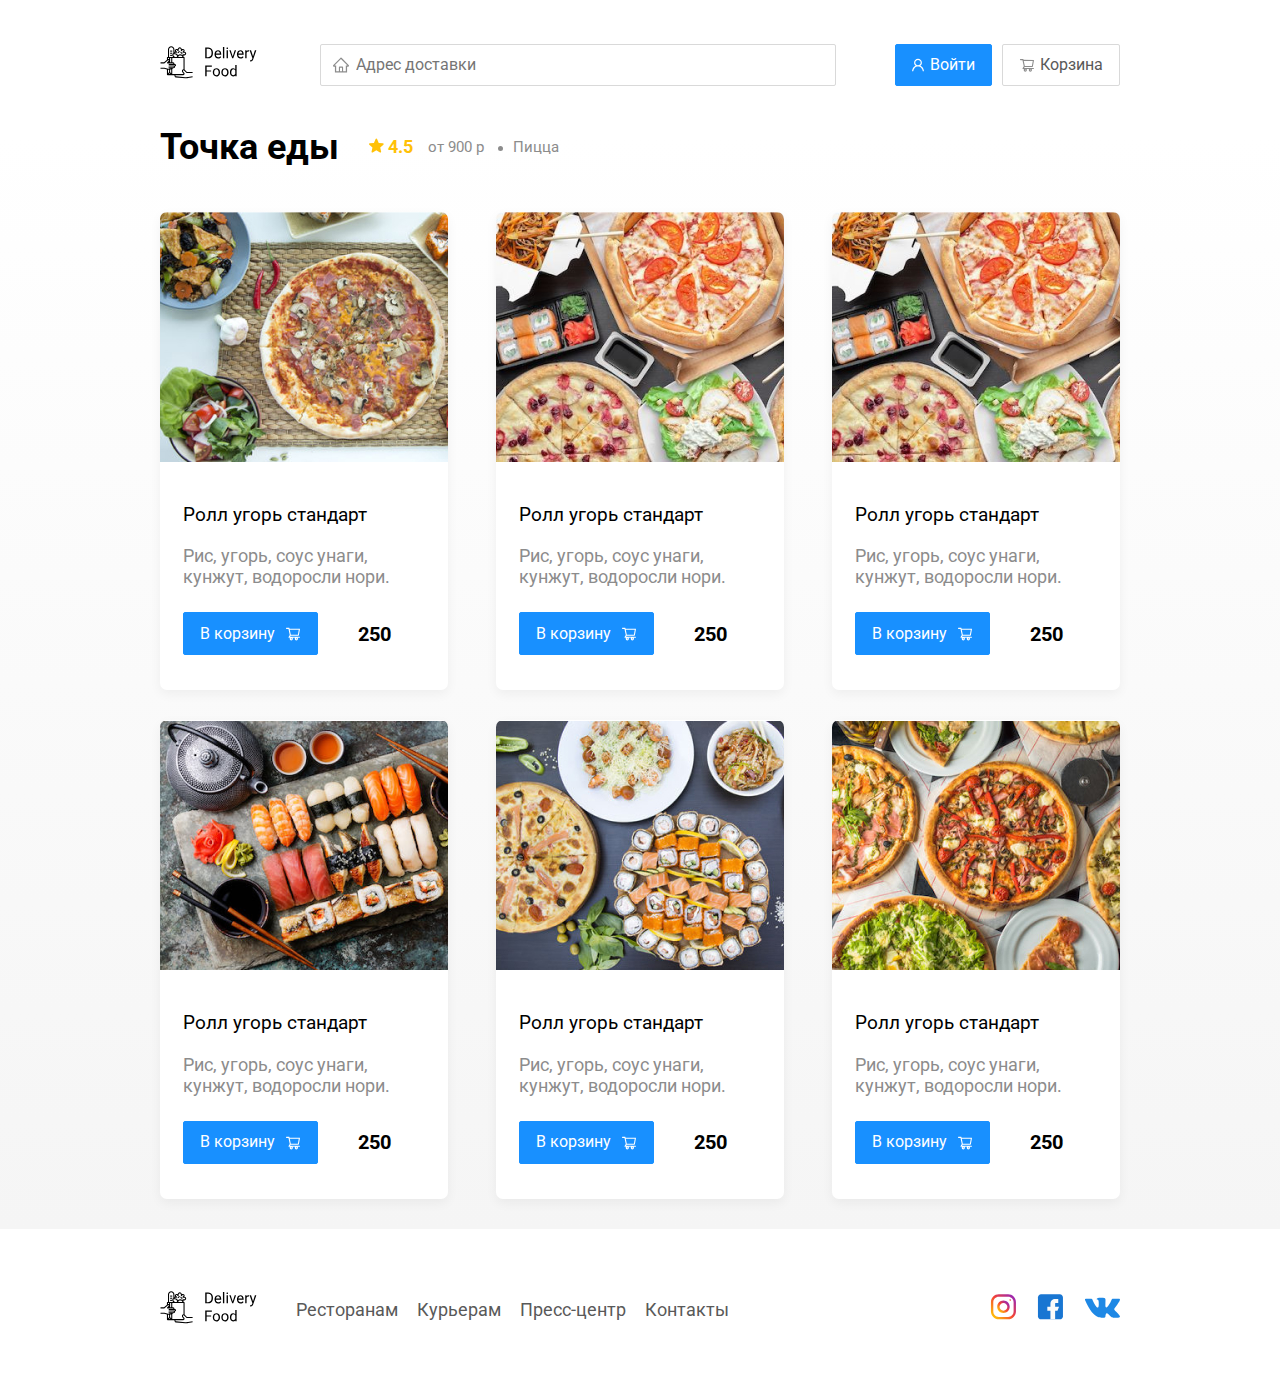
<file: restaurant_5.html>
<!DOCTYPE html>
<html lang="ru">
<head>
    <meta charset="UTF-8">
    <meta name="viewport" content="width=device-width, initial-scale=1.0">
    <title>Точка еды - доставка еды на дом</title>
    <link 
    href="https://fonts.googleapis.com/css2?family=Roboto:wght@400;700&display=swap" 
    rel="stylesheet">
    <link rel="stylesheet" href="css/normalize.css">
    <link rel="stylesheet" href="css/style.css">
</head>
<body>
    <div class="container">
        <header class="header">
            <a href="http://index.html" class="logo">
                <img src="img/logo.svg" alt="logo" class="logo">
            </a>
            <input type="text" class="input input-address" placeholder="Адрес доставки">
            <div class="buttons">
                <button class="button button-primary">
                    <img src="img/enter.svg" alt="user" class="button-icon">
                    <span class="button-text">Войти</span>
                </button>
                <button class="button">
                    <img src="img/buy.svg" alt="shopping-cart" class="button-icon">
                    <span class="button-text">Корзина</span>
                </button>
            </div>
        </header>
    </div>
    <!-- container -->
    <main class="main">
        <div class="container">
            <section class="restaurants">
                <div class="section-heading">
                    <h2 class="section-title">Точка еды</h2>
                    <div class="card-info">
                        <div class="rating">
                            <img 
                                src="img/rating.svg" 
                                alt="rating" 
                                class="rating-star">
                            4.5
                        </div>
                        <div class="price">
                            от 900 р
                        </div>
                        <div class="category">
                            Пицца
                        </div>
                    </div>
                    <!-- /.card-info -->                   </div>
                <div class="cards">
                    <div class="card">
                        <img 
                            src="img/image.jpg" 
                            alt="image" 
                            class="card-image">
                        <div class="card-text">
                            <div class="card-heading">
                                <h3 class="card-title-reg">Ролл угорь стандарт</h3>
                            </div>
                            <div class="card-info">
                            <div class="ingredients">
                                Рис, угорь, соус унаги, кунжут, водоросли нори.
                            </div>
                        </div>
                        <!-- /.card-info -->  
                        <div class="card-buttons">
                            <button class="button button-primary">
                                <span class="button-card-text">В корзину</span>
                                <img 
                                    src="img/shopping.svg" 
                                    alt="Shopping" 
                                    class="button-card-image">
                            </button>
                            <strong class="card-price-bold">250 </strong>
                        </div>  
                        </div>
                    </div>
                    <!-- /.card -->
                    <div class="card">
                        <img 
                            src="img/tanuki.png" 
                            alt="image" 
                            class="card-image">
                            <div class="card-text">
                                <div class="card-heading">
                                    <h3 class="card-title-reg">Ролл угорь стандарт</h3>
                                </div>
                                <div class="card-info">
                                <div class="ingredients">
                                    Рис, угорь, соус унаги, кунжут, водоросли нори.
                                </div>
                            </div>
                            <!-- /.card-info -->  
                            <div class="card-buttons">
                                <button class="button button-primary">
                                    <span class="button-card-text">В корзину</span>
                                    <img 
                                        src="img/shopping.svg" 
                                        alt="Shopping" 
                                        class="button-card-image">
                                </button>
                                <strong class="card-price-bold">250 </strong>
                            </div>  
                            </div>
                        </div>
                    <!-- /.card -->
                    <div class="card">
                        <img src="img/Foodband.jpg" alt="image" class="card-image">
                        <div class="card-text">
                            <div class="card-heading">
                                <h3 class="card-title-reg">Ролл угорь стандарт</h3>
                            </div>
                            <div class="card-info">
                            <div class="ingredients">
                                Рис, угорь, соус унаги, кунжут, водоросли нори.
                            </div>
                        </div>
                        <!-- /.card-info -->  
                        <div class="card-buttons">
                            <button class="button button-primary">
                                <span class="button-card-text">В корзину</span>
                                <img 
                                    src="img/shopping.svg" 
                                    alt="Shopping" 
                                    class="button-card-image">
                            </button>
                            <strong class="card-price-bold">250 </strong>
                        </div>  
                        </div>
                    </div>
                    <!-- /.card -->
                    <div class="card">
                        <img src="img/jad-pizza.png" alt="image" class="card-image">
                        <div class="card-text">
                            <div class="card-heading">
                                <h3 class="card-title-reg">Ролл угорь стандарт</h3>
                            </div>
                            <div class="card-info">
                            <div class="ingredients">
                                Рис, угорь, соус унаги, кунжут, водоросли нори.
                            </div>
                        </div>
                        <!-- /.card-info -->  
                        <div class="card-buttons">
                            <button class="button button-primary">
                                <span class="button-card-text">В корзину</span>
                                <img 
                                    src="img/shopping.svg" 
                                    alt="Shopping" 
                                    class="button-card-image">
                            </button>
                            <strong class="card-price-bold">250 </strong>
                        </div>  
                        </div>
                    </div>
                    <!-- /.card -->
                    <div class="card">
                        <img src="img/tochka.jpg" alt="image" class="card-image">
                        <div class="card-text">
                            <div class="card-heading">
                                <h3 class="card-title-reg">Ролл угорь стандарт</h3>
                            </div>
                            <div class="card-info">
                            <div class="ingredients">
                                Рис, угорь, соус унаги, кунжут, водоросли нори.
                            </div>
                        </div>
                        <!-- /.card-info -->  
                        <div class="card-buttons">
                            <button class="button button-primary">
                                <span class="button-card-text">В корзину</span>
                                <img 
                                    src="img/shopping.svg" 
                                    alt="Shopping" 
                                    class="button-card-image">
                            </button>
                            <strong class="card-price-bold">250 </strong>
                        </div>  
                        </div>
                    </div>
                    <!-- /.card -->
                    <div class="card">
                        <img src="img/pizza-burger.jpg" alt="image" class="card-image">
                        <div class="card-text">
                            <div class="card-heading">
                                <h3 class="card-title-reg">Ролл угорь стандарт</h3>
                            </div>
                            <div class="card-info">
                            <div class="ingredients">
                                Рис, угорь, соус унаги, кунжут, водоросли нори.
                            </div>
                        </div>
                        <!-- /.card-info -->  
                        <div class="card-buttons">
                            <button class="button button-primary">
                                <span class="button-card-text">В корзину</span>
                                <img 
                                    src="img/shopping.svg" 
                                    alt="Shopping" 
                                    class="button-card-image">
                            </button>
                            <strong class="card-price-bold">250 </strong>
                        </div>  
                        </div>
                    </div>
                    <!-- /.card -->
        
                </div>
                <!-- /.cards -->
            </section>
        
        </div>
    </main>
    <footer class="footer">
        <div class="container">
            <div class="footer-block">
                <a href="http://index.html" class="logo">
                    <img src="img/logo.svg" alt="logo" class="logo footer-logo">
                </a>
            
            <nav class="footer-nav">
                <a href="#" class="footer-link">Ресторанам</a>
                <a href="#" class="footer-link">Курьерам</a>
                <a href="#" class="footer-link">Пресс-центр</a>
                <a href="#" class="footer-link">Контакты</a>
            </nav>
            <div class="social-links">
                <a href="#" class="social-link"><img src="img/inst.svg" alt="inst"></a>
                <a href="#" class="social-link"><img src="img/fc.svg" alt="facebook"></a>
                <a href="#" class="social-link"><img src="img/vk.svg" alt="vk"></a>
            </div>
        </div>
        </div>
    </footer>
</body>
</html>
</file>
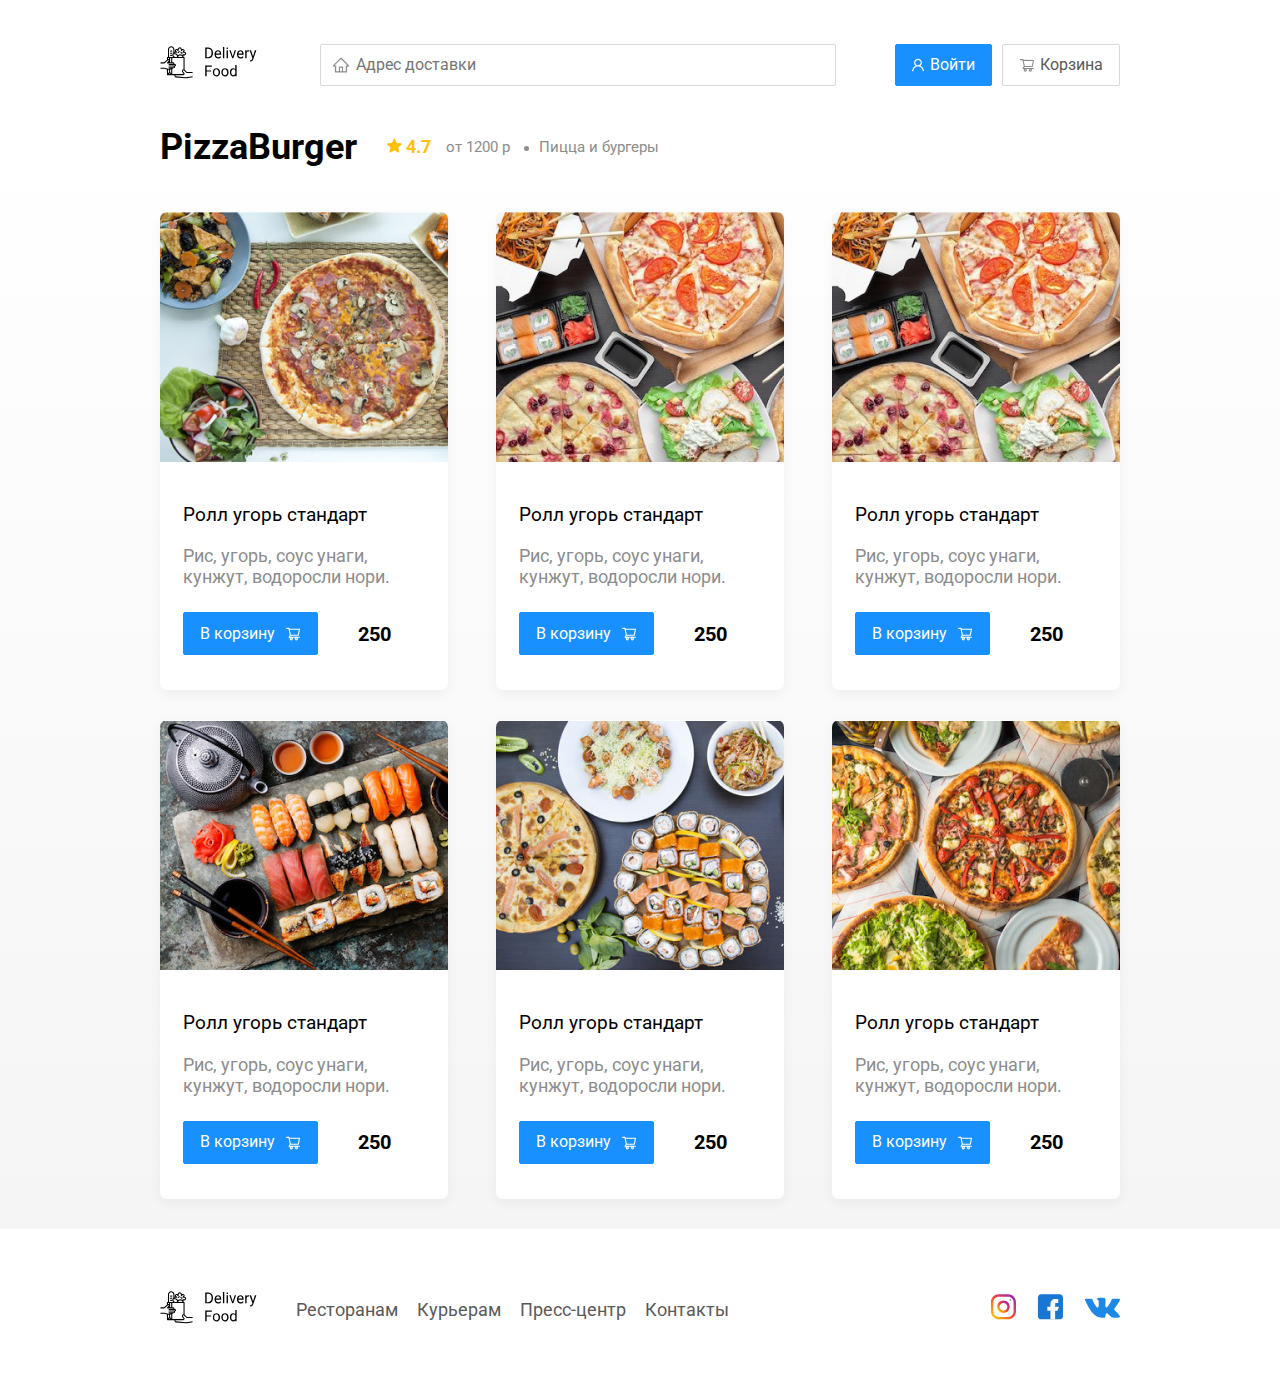
<file: restaurant_6.html>
<!DOCTYPE html>
<html lang="ru">
<head>
    <meta charset="UTF-8">
    <meta name="viewport" content="width=device-width, initial-scale=1.0">
    <title>pizza-burger - доставка еды на дом</title>
    <link 
    href="https://fonts.googleapis.com/css2?family=Roboto:wght@400;700&display=swap" 
    rel="stylesheet">
    <link rel="stylesheet" href="css/normalize.css">
    <link rel="stylesheet" href="css/style.css">
</head>
<body>
    <div class="container">
        <header class="header">
            <a href="http://index.html" class="logo">
                <img src="img/logo.svg" alt="logo" class="logo">
            </a>
            <input type="text" class="input input-address" placeholder="Адрес доставки">
            <div class="buttons">
                <button class="button button-primary">
                    <img src="img/enter.svg" alt="user" class="button-icon">
                    <span class="button-text">Войти</span>
                </button>
                <button class="button">
                    <img src="img/buy.svg" alt="shopping-cart" class="button-icon">
                    <span class="button-text">Корзина</span>
                </button>
            </div>
        </header>
    </div>
    <!-- container -->
    <main class="main">
        <div class="container">
            <section class="restaurants">
                <div class="section-heading">
                    <h2 class="section-title">PizzaBurger</h2>
                    <div class="card-info">
                        <div class="rating">
                            <img 
                                src="img/rating.svg" 
                                alt="rating" 
                                class="rating-star">
                            4.7
                        </div>
                        <div class="price">
                            от 1200 р
                        </div>
                        <div class="category">
                            Пицца и бургеры
                        </div>
                    </div>
                    <!-- /.card-info -->                   </div>
                <div class="cards">
                    <div class="card">
                        <img 
                            src="img/image.jpg" 
                            alt="image" 
                            class="card-image">
                        <div class="card-text">
                            <div class="card-heading">
                                <h3 class="card-title-reg">Ролл угорь стандарт</h3>
                            </div>
                            <div class="card-info">
                            <div class="ingredients">
                                Рис, угорь, соус унаги, кунжут, водоросли нори.
                            </div>
                        </div>
                        <!-- /.card-info -->  
                        <div class="card-buttons">
                            <button class="button button-primary">
                                <span class="button-card-text">В корзину</span>
                                <img 
                                    src="img/shopping.svg" 
                                    alt="Shopping" 
                                    class="button-card-image">
                            </button>
                            <strong class="card-price-bold">250 </strong>
                        </div>  
                        </div>
                    </div>
                    <!-- /.card -->
                    <div class="card">
                        <img 
                            src="img/tanuki.png" 
                            alt="image" 
                            class="card-image">
                            <div class="card-text">
                                <div class="card-heading">
                                    <h3 class="card-title-reg">Ролл угорь стандарт</h3>
                                </div>
                                <div class="card-info">
                                <div class="ingredients">
                                    Рис, угорь, соус унаги, кунжут, водоросли нори.
                                </div>
                            </div>
                            <!-- /.card-info -->  
                            <div class="card-buttons">
                                <button class="button button-primary">
                                    <span class="button-card-text">В корзину</span>
                                    <img 
                                        src="img/shopping.svg" 
                                        alt="Shopping" 
                                        class="button-card-image">
                                </button>
                                <strong class="card-price-bold">250 </strong>
                            </div>  
                            </div>
                        </div>
                    <!-- /.card -->
                    <div class="card">
                        <img src="img/Foodband.jpg" alt="image" class="card-image">
                        <div class="card-text">
                            <div class="card-heading">
                                <h3 class="card-title-reg">Ролл угорь стандарт</h3>
                            </div>
                            <div class="card-info">
                            <div class="ingredients">
                                Рис, угорь, соус унаги, кунжут, водоросли нори.
                            </div>
                        </div>
                        <!-- /.card-info -->  
                        <div class="card-buttons">
                            <button class="button button-primary">
                                <span class="button-card-text">В корзину</span>
                                <img 
                                    src="img/shopping.svg" 
                                    alt="Shopping" 
                                    class="button-card-image">
                            </button>
                            <strong class="card-price-bold">250 </strong>
                        </div>  
                        </div>
                    </div>
                    <!-- /.card -->
                    <div class="card">
                        <img src="img/jad-pizza.png" alt="image" class="card-image">
                        <div class="card-text">
                            <div class="card-heading">
                                <h3 class="card-title-reg">Ролл угорь стандарт</h3>
                            </div>
                            <div class="card-info">
                            <div class="ingredients">
                                Рис, угорь, соус унаги, кунжут, водоросли нори.
                            </div>
                        </div>
                        <!-- /.card-info -->  
                        <div class="card-buttons">
                            <button class="button button-primary">
                                <span class="button-card-text">В корзину</span>
                                <img 
                                    src="img/shopping.svg" 
                                    alt="Shopping" 
                                    class="button-card-image">
                            </button>
                            <strong class="card-price-bold">250 </strong>
                        </div>  
                        </div>
                    </div>
                    <!-- /.card -->
                    <div class="card">
                        <img src="img/tochka.jpg" alt="image" class="card-image">
                        <div class="card-text">
                            <div class="card-heading">
                                <h3 class="card-title-reg">Ролл угорь стандарт</h3>
                            </div>
                            <div class="card-info">
                            <div class="ingredients">
                                Рис, угорь, соус унаги, кунжут, водоросли нори.
                            </div>
                        </div>
                        <!-- /.card-info -->  
                        <div class="card-buttons">
                            <button class="button button-primary">
                                <span class="button-card-text">В корзину</span>
                                <img 
                                    src="img/shopping.svg" 
                                    alt="Shopping" 
                                    class="button-card-image">
                            </button>
                            <strong class="card-price-bold">250 </strong>
                        </div>  
                        </div>
                    </div>
                    <!-- /.card -->
                    <div class="card">
                        <img src="img/pizza-burger.jpg" alt="image" class="card-image">
                        <div class="card-text">
                            <div class="card-heading">
                                <h3 class="card-title-reg">Ролл угорь стандарт</h3>
                            </div>
                            <div class="card-info">
                            <div class="ingredients">
                                Рис, угорь, соус унаги, кунжут, водоросли нори.
                            </div>
                        </div>
                        <!-- /.card-info -->  
                        <div class="card-buttons">
                            <button class="button button-primary">
                                <span class="button-card-text">В корзину</span>
                                <img 
                                    src="img/shopping.svg" 
                                    alt="Shopping" 
                                    class="button-card-image">
                            </button>
                            <strong class="card-price-bold">250 </strong>
                        </div>  
                        </div>
                    </div>
                    <!-- /.card -->
        
                </div>
                <!-- /.cards -->
            </section>
        
        </div>
    </main>
    <footer class="footer">
        <div class="container">
            <div class="footer-block">
                <a href="http://index.html" class="logo">
                    <img src="img/logo.svg" alt="logo" class="logo footer-logo">
                </a>
            
            <nav class="footer-nav">
                <a href="#" class="footer-link">Ресторанам</a>
                <a href="#" class="footer-link">Курьерам</a>
                <a href="#" class="footer-link">Пресс-центр</a>
                <a href="#" class="footer-link">Контакты</a>
            </nav>
            <div class="social-links">
                <a href="#" class="social-link"><img src="img/inst.svg" alt="inst"></a>
                <a href="#" class="social-link"><img src="img/fc.svg" alt="facebook"></a>
                <a href="#" class="social-link"><img src="img/vk.svg" alt="vk"></a>
            </div>
        </div>
        </div>
    </footer>
</body>
</html>
</file>
<file: css/style.css>
* {
    box-sizing: border-box;
}
body {
    font-family: 'Roboto', sans-serif;
    padding-top: 44px;
}
.container {
    max-width: 1200px;
    margin: auto;
}
.header {
    display: flex;
    align-items: center;
    justify-content: space-between;
    margin-bottom: 40px;
}
.input {
    background: #FFFFFF;
    border: 1px solid #D9D9D9;
    border-radius: 2px;
    font-size: 16px;
    line-height: 24px;
    padding: 8px;
    padding-left: 35px;
    box-sizing: border-box;
    background-repeat: no-repeat;
    background-position: left 11px center;

}
.input-address {
    flex: 0.8;
    background-image: url(../img/home.svg);

}
.input-search {
    background-image: url(../img/search.svg);
    margin-left: auto;

}
.buttons {
    display: flex;
    align-items: center;

}
.button {
    display: flex;
    align-items: center;
    padding: 8px 16px;
    background: #FFFFFF;
    border: 1px solid #D9D9D9;
    box-sizing: border-box;
    box-shadow: 0px 0px 2px rgba(0, 0, 0, 0.0015);
    border-radius: 2px;
    color: #595959;
    font-size: 16px;
    line-height: 24px;
}
.button-card-text {
    margin-right: 10px;
}
.button-primary {
    background: #1890FF;
    border: 1px solid #1890FF;
    color: #FFFFFF;
    margin-right: 10px;
}
.button-icon {
    margin-right: 6px;
}
.promo {
    box-shadow: 0px 7px 12px rgba(158, 158, 163, 0.1);
    background: #FFF1B8 url(../img/28099-1-5d432aae1ecce.jpeg) no-repeat top 2px
    right -350px / 1000px;
    border-radius: 10px;
    padding: 68px 70px;
    margin-bottom: 56px;
    
}
.main {
    background: linear-gradient(180deg, rgba(245, 245, 245, 0) 1.04%,
     #F5F5F5 100%);
}
.promo-text {
    font-style: normal;
    font-weight: normal;
    color: #302c34;
    max-width: 540px;
    font-size: 24px;
    line-height: 28px;
}
.promo-title {
    font-style: normal;
    font-weight: bold;
    color: #302c34;
    font-size: 39px;
    line-height: 46px;
}
.section-heading {
    display: flex;
    align-items: center;
    margin-bottom: 44px;
}
.section-title {
    font-style: normal;
    font-weight: bold;
    font-size: 36px;
    line-height: 42px;
    margin: 0;
    color: #000000;
    margin-right: 30px;
}
.cards {
    display: flex;
    align-items: flex-start;
    flex-wrap: wrap;
    justify-content: space-between;
}
.card {
    background-color: #FFFFFF;
    box-shadow: 0px 4px 12px rgba(0, 0, 0, 0.05);
    border-radius: 7px;
    overflow: hidden;
    margin-bottom: 30px;
    flex-basis: 30%;
    text-decoration: none;
}
.card-image {
    width: 384px;
    height: 250px;
    object-fit: cover;

}
.card-text {
    padding-top: 20px;
    padding-bottom: 35px;
    padding-left: 23px;
    padding-right: 23px;
}
.card-heading {
    display: flex;
    align-items: center;
    justify-content: space-between;
}
.card-title {
    margin: 0;
    font-style: normal;
    font-weight: bold;
    font-size: 24px;
    line-height: 32px;
}
.card-title-reg {
    font-weight: 400;
}
.card-tag  {
    font-style: normal;
    font-weight: normal;
    font-size: 12px;
    line-height: 20px;
    color: #fff;
    background: #262626;
    border-radius: 2px;
    padding: 1px 8px;
}
.card-info {
    display: flex;
    align-items: center;
    flex-wrap: wrap;
}
.card-price-bold{
    font-weight: bold;
    font-size: 20px;
    line-height: 32px;
    margin-left: 30px;
}
.card-buttons {
    display: flex;
    align-items: center;
    margin-top: 25px;
}
.rating {
    margin-right: 26px;
    color: #ffc107;
    font-weight: bold;
    font-size: 18px;
    line-height: 32px;
}
.price, .category {
    color: #8c8c8c;
    font-size: 18px;
    line-height: 32px;
}
.price {
    margin-right: 10px;
}
.ingredients {
    color: #8c8c8c;
    font-size: 18px;
    line-height: 21px;
}
.category {
    text-overflow: ellipsis;
    overflow: hidden;
    white-space: nowrap;
    max-width: 150px;
}
.price:after {
    content: "";
    width: 5px;
    height: 5px;background-color: #8c8c8c;
    display: inline-block;
    vertical-align: middle;
    border-radius: 50%;
    margin-left: 10px; 
}
.footer {
    padding: 60px 0;
}
.footer-block {
    display: flex;;
    align-items: center;
    justify-content: space-between;
}
.footer-link {
    display: inline-block;
    color: #595959;
    text-decoration: none;
    font-style: normal;
    font-weight: normal;
    font-size: 18px;
    line-height: 21px;
}
.footer-link:not(:last-child){
    margin-right: 15px;
}
.footer-nav {
    margin-left: 35px;
    margin-right: auto;
}
.social-links {
    display: flex;
    align-items: center;
}
.social-link:not(:last-child) {
    margin-right: 21px;
}

.modal {

    position: fixed;
    top: 0;
    width: 100%;
    height: 100%;
    background: rgba(0, 0, 0, 0.4);
    display: none;
}
.is-open {
    display: flex;
}
.modal-dialog {
    margin: auto;
    max-width: 780px;
    width: 95%;
    background: #fff;
    border-radius: 5px; 
    padding: 40px 45px
}
.modal-title {
    margin: 0;
    font-weight: bold;
    font-size: 36px;
    line-height: 42px;
}
.modal-header {
    display: flex;
    align-items: center;
    justify-content: space-between ;
    margin-bottom: 45px;
}
.close {
    font-size: 36px;
    border: none;
    background-color: transparent;
}
.food-row {
    display: flex;
    align-items: flex-start;
    justify-content: space-between;
    padding-bottom: 8px;
    border-bottom: 1px solid #d9d9d9;
    padding-bottom: 15px;
}

.food-name {
    font-weight: normal;
    font-size: 18px;
    line-height: 32px;
}
.food-price {
    font-weight: bold;
    font-size: 20px;
    line-height: 32px;
    margin-left: auto;
    margin-right: 47px;
}
.food-counter {
    display: flex;
    align-items: center;
}
.counter-button {
    display: flex;
    align-items: center;
    justify-content: center;
    border: 1px solid #40a9ff;
    box-sizing: border-box;
    border-radius: 2px;
    background: #fff;
    width: 39px;
    height: 32px;
    font-weight: normal;
    font-size: 14px;
    line-height: 22px;
    color: #40a9ff;
}
.counter {
    height: 24px;
    font-size: 16px;
    margin-left: 10px;
    margin-right: 10px; 
} 
.modal-body {
    margin-bottom: 52px;
}
.modal-footer {
    display: flex;
    align-items: center;
    justify-content: space-between;
}
.footer-buttons {
    display: flex;
    align-items: center;
}

.modal-pricetag{
    background: #262626;
    border-radius: 5px;
    color:#fff;
    padding: 15px 20px;
    font-size: 20px;
    line-height: 23px;
}

@media (max-width:1366px) {
    .container {
        max-width: 960px;
    }
    .promo {
        background-size: 750px ;
        background-position: 500px 20px;
    }
    .rating {
        margin-right: 15px;
    }
    .category, .price {
        font-size: 15px;
    }
}
@media (max-width: 992px){
    .container {
        max-width: 750px;
    }
    .promo {
        padding: 50px;
        background-size: 540px;
        background-position: top 30px right -200px;
    }
    .promo-text {
        font-size: 18px;
        max-width: 400px;
    }
    .card {
        flex-basis: 49%;
    }
    .footer-link {
        font-size: 16px;
    }
}
@media (max-width: 768px){
    .container {
        max-width: 560px;
    }
    .card-info {
        flex-wrap: wrap;
    }
    .card .rating {
        flex-basis: 100%;
    }
    .card-title {
        font-size: 18px;
    }
    .promo-title {
        font-size: 24px;
        line-height: 1.4;
    }
    .promo-text {
        font-size: 14px;
        line-height: 1.4n ;
    }
    .promo {
        background-size: 500px;
    }
}
@media (max-width: 578px) {
    .container {
        width: 90%;
    }
    .header {flex-wrap: wrap;
    }
    .input-address {
        margin-top: 15px;;
        order: 5;
        flex: 1;
    }
    .promo {
        background-image: none;
    }
    .promo-title {
        margin-bottom: 10px;
    }
    .section-title {
        font-size: 20px;
    }
     .card-image {
         width: 100%;
     }
     .card {
         flex-basis: 100%;
     }
     .footer {
         padding: 30px;
     }
     .footer-block {
         align-items: flex-start;
     }
     .footer-nav {
         margin-left: 0;
         margin-right: 0;
         order: 0;
         display: flex;
         flex-direction: column;
     }
     .footer-logo {
         margin-right: 15px;
         order: 1;
     }
     .social-links {
         order: 2;
     }
}

@media (max-width: 480px){
    .button-text {
        display: none;
    }
    .button-icon {margin: 0;}
    .button {
        min-height: 40px;
    }
    .footer-block {
        flex-wrap: wrap;
        flex-direction: column;
        align-items: center;
    }
    .footer-logo {
        order: 0;
        margin-bottom: 20px;
    }
    .footer-nav {
        margin-bottom: 20px;
        text-align: center;
    }
    .footer-link:not(:last-child) {
        margin-right: 0;
    }
    .section-heading {
        flex-wrap: wrap;
    }
    .promo {
        padding: 20px;
    }
}
</file>
